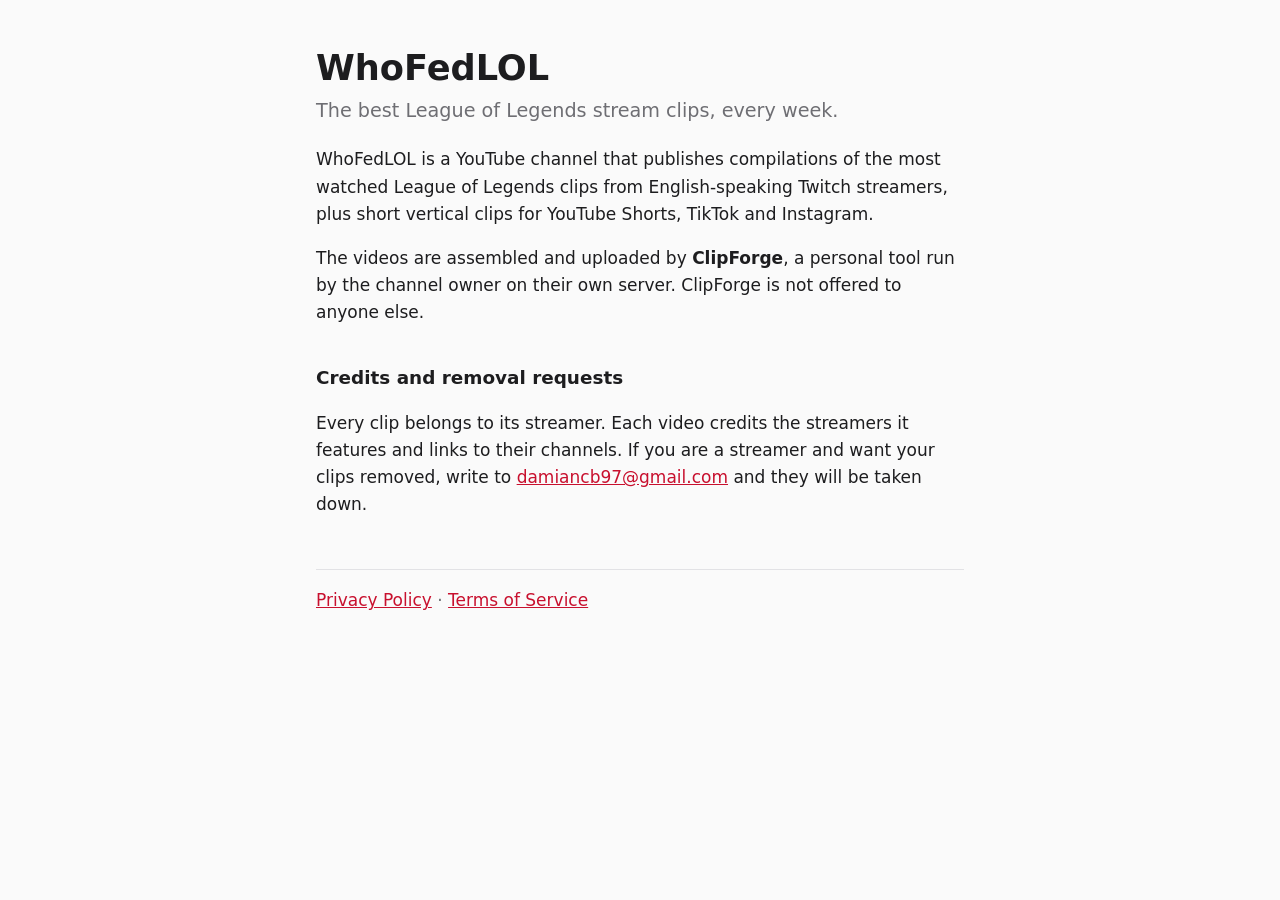
<file: index.html>
<!doctype html>
<html lang="en">
<head>
<meta charset="utf-8">
<meta name="viewport" content="width=device-width, initial-scale=1">
<title>WhoFedLOL</title>
<meta name="description" content="WhoFedLOL: the best League of Legends stream clips, every week.">
<link rel="stylesheet" href="style.css">
</head>
<body>
<main>
  <h1>WhoFedLOL</h1>
  <p class="lead">The best League of Legends stream clips, every week.</p>

  <p>WhoFedLOL is a YouTube channel that publishes compilations of the most watched League of
  Legends clips from English-speaking Twitch streamers, plus short vertical clips for YouTube
  Shorts, TikTok and Instagram.</p>

  <p>The videos are assembled and uploaded by <strong>ClipForge</strong>, a personal tool run by
  the channel owner on their own server. ClipForge is not offered to anyone else.</p>

  <h2>Credits and removal requests</h2>
  <p>Every clip belongs to its streamer. Each video credits the streamers it features and links
  to their channels. If you are a streamer and want your clips removed, write to
  <a href="mailto:damiancb97@gmail.com">damiancb97@gmail.com</a> and they will be taken down.</p>

  <footer>
    <a href="privacy.html">Privacy Policy</a> · <a href="terms.html">Terms of Service</a>
  </footer>
</main>
</body>
</html>
</file>
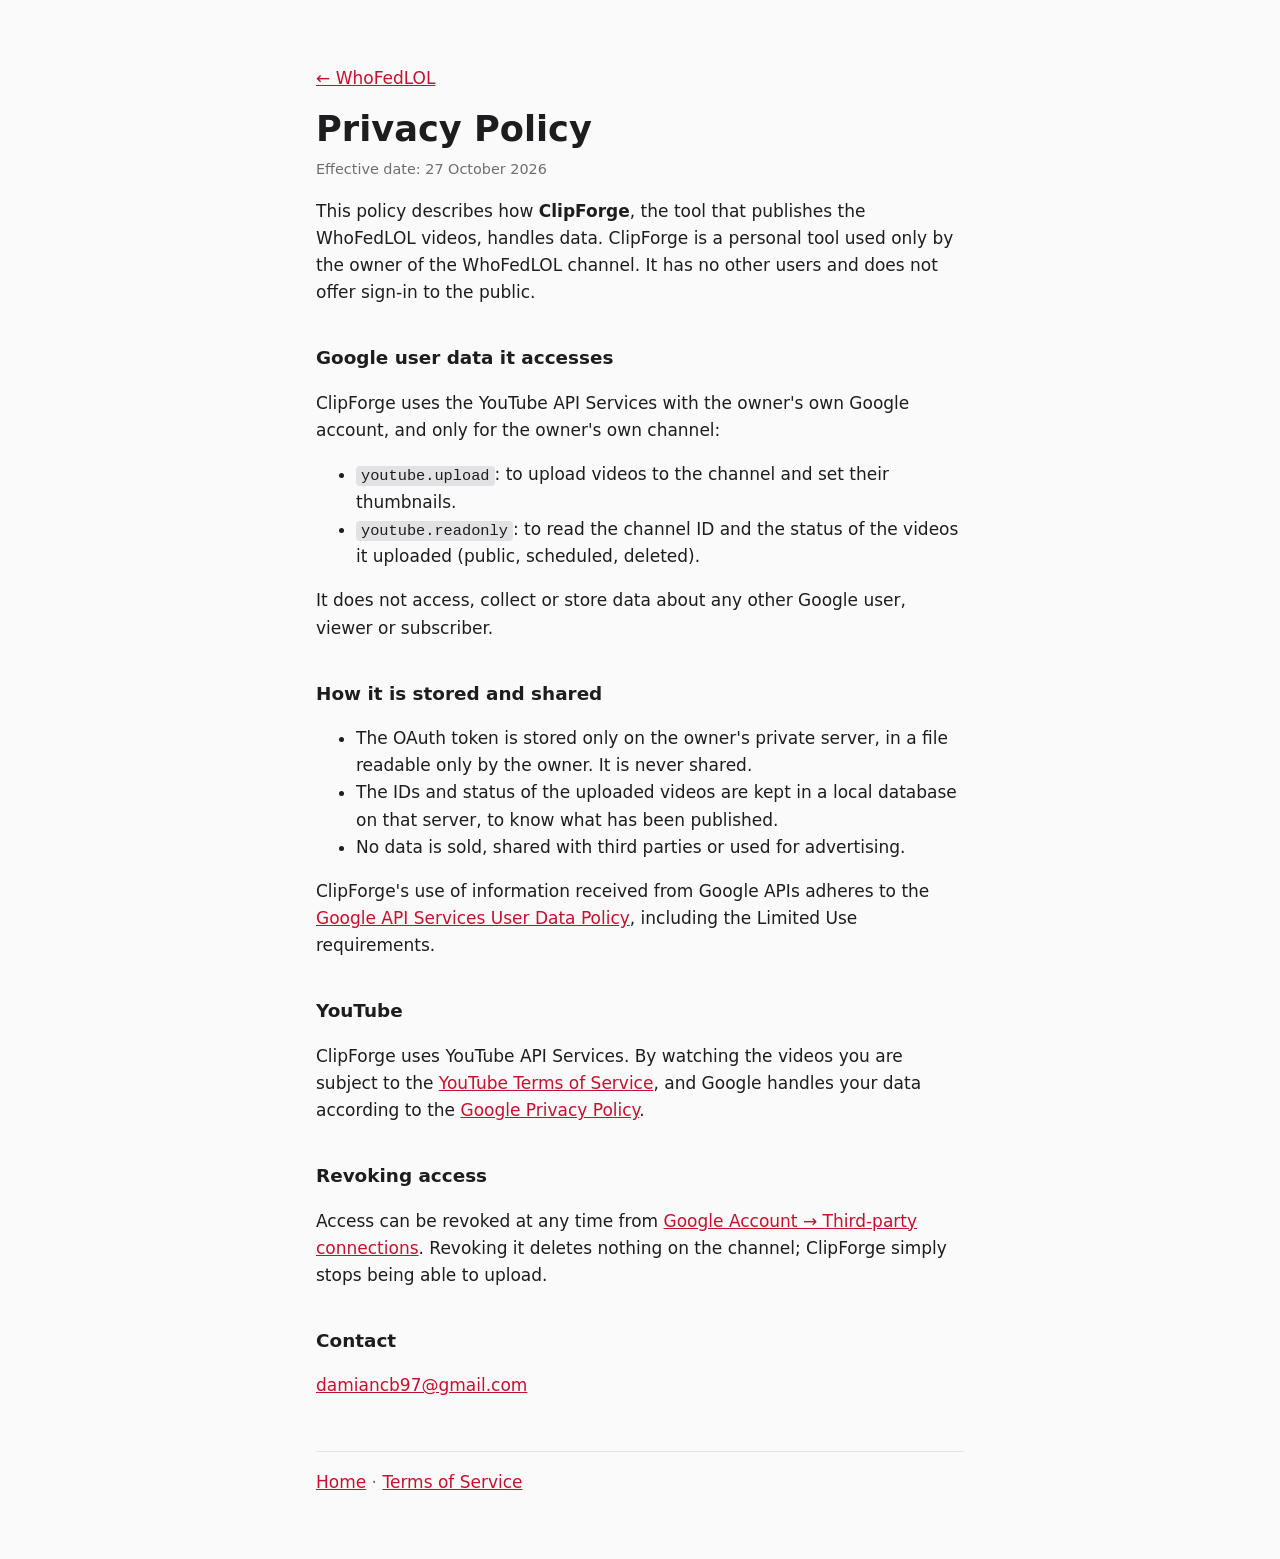
<file: privacy.html>
<!doctype html>
<html lang="en">
<head>
<meta charset="utf-8">
<meta name="viewport" content="width=device-width, initial-scale=1">
<title>Privacy Policy · WhoFedLOL</title>
<link rel="stylesheet" href="style.css">
</head>
<body>
<main>
  <p><a href="./">← WhoFedLOL</a></p>
  <h1>Privacy Policy</h1>
  <p class="meta">Effective date: 27 October 2026</p>

  <p>This policy describes how <strong>ClipForge</strong>, the tool that publishes the WhoFedLOL
  videos, handles data. ClipForge is a personal tool used only by the owner of the WhoFedLOL
  channel. It has no other users and does not offer sign-in to the public.</p>

  <h2>Google user data it accesses</h2>
  <p>ClipForge uses the YouTube API Services with the owner's own Google account, and only for
  the owner's own channel:</p>
  <ul>
    <li><code>youtube.upload</code>: to upload videos to the channel and set their
    thumbnails.</li>
    <li><code>youtube.readonly</code>: to read the channel ID and the status of the videos it
    uploaded (public, scheduled, deleted).</li>
  </ul>
  <p>It does not access, collect or store data about any other Google user, viewer or
  subscriber.</p>

  <h2>How it is stored and shared</h2>
  <ul>
    <li>The OAuth token is stored only on the owner's private server, in a file readable only by
    the owner. It is never shared.</li>
    <li>The IDs and status of the uploaded videos are kept in a local database on that server, to
    know what has been published.</li>
    <li>No data is sold, shared with third parties or used for advertising.</li>
  </ul>
  <p>ClipForge's use of information received from Google APIs adheres to the
  <a href="https://developers.google.com/terms/api-services-user-data-policy">Google API Services
  User Data Policy</a>, including the Limited Use requirements.</p>

  <h2>YouTube</h2>
  <p>ClipForge uses YouTube API Services. By watching the videos you are subject to the
  <a href="https://www.youtube.com/t/terms">YouTube Terms of Service</a>, and Google handles
  your data according to the <a href="https://policies.google.com/privacy">Google Privacy
  Policy</a>.</p>

  <h2>Revoking access</h2>
  <p>Access can be revoked at any time from
  <a href="https://myaccount.google.com/permissions">Google Account → Third-party connections</a>.
  Revoking it deletes nothing on the channel; ClipForge simply stops being able to upload.</p>

  <h2>Contact</h2>
  <p><a href="mailto:damiancb97@gmail.com">damiancb97@gmail.com</a></p>

  <footer>
    <a href="./">Home</a> · <a href="terms.html">Terms of Service</a>
  </footer>
</main>
</body>
</html>
</file>
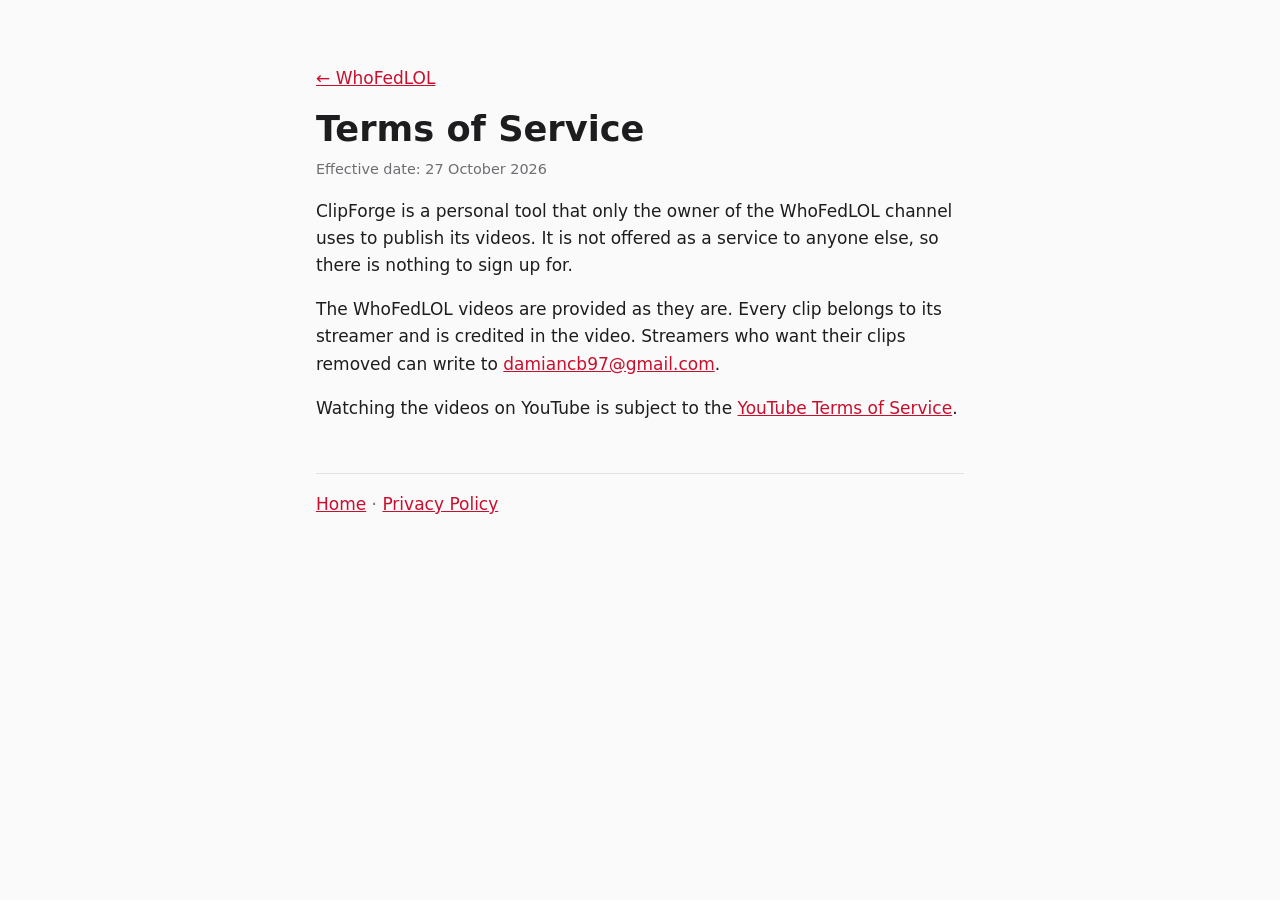
<file: terms.html>
<!doctype html>
<html lang="en">
<head>
<meta charset="utf-8">
<meta name="viewport" content="width=device-width, initial-scale=1">
<title>Terms of Service · WhoFedLOL</title>
<link rel="stylesheet" href="style.css">
</head>
<body>
<main>
  <p><a href="./">← WhoFedLOL</a></p>
  <h1>Terms of Service</h1>
  <p class="meta">Effective date: 27 October 2026</p>

  <p>ClipForge is a personal tool that only the owner of the WhoFedLOL channel uses to publish
  its videos. It is not offered as a service to anyone else, so there is nothing to sign up
  for.</p>

  <p>The WhoFedLOL videos are provided as they are. Every clip belongs to its streamer and is
  credited in the video. Streamers who want their clips removed can write to
  <a href="mailto:damiancb97@gmail.com">damiancb97@gmail.com</a>.</p>

  <p>Watching the videos on YouTube is subject to the
  <a href="https://www.youtube.com/t/terms">YouTube Terms of Service</a>.</p>

  <footer>
    <a href="./">Home</a> · <a href="privacy.html">Privacy Policy</a>
  </footer>
</main>
</body>
</html>
</file>
<file: style.css>
:root {
  --bg: #fafafa;
  --fg: #1d1d1f;
  --muted: #6e6e73;
  --accent: #c8102e;
  --rule: #e2e2e5;
  color-scheme: light dark;
}
@media (prefers-color-scheme: dark) {
  :root {
    --bg: #121214;
    --fg: #ececf0;
    --muted: #9a9aa2;
    --accent: #ff5a6e;
    --rule: #2c2c31;
  }
}
* { box-sizing: border-box; }
body {
  margin: 0;
  background: var(--bg);
  color: var(--fg);
  font: 17px/1.6 system-ui, -apple-system, "Segoe UI", Roboto, sans-serif;
}
main { max-width: 680px; margin: 0 auto; padding: 48px 16px 64px; }
h1 { font-size: 2.2rem; line-height: 1.15; margin: 0 0 8px; }
h2 { font-size: 1.15rem; margin: 2em 0 0.4em; }
.lead { font-size: 1.2rem; color: var(--muted); margin-top: 0; }
.meta { color: var(--muted); font-size: 0.9rem; margin-top: 0; }
a { color: var(--accent); }
code { font-size: 0.9em; background: var(--rule); padding: 1px 5px; border-radius: 4px; }
footer { margin-top: 3em; padding-top: 1em; border-top: 1px solid var(--rule); color: var(--muted); }
</file>
